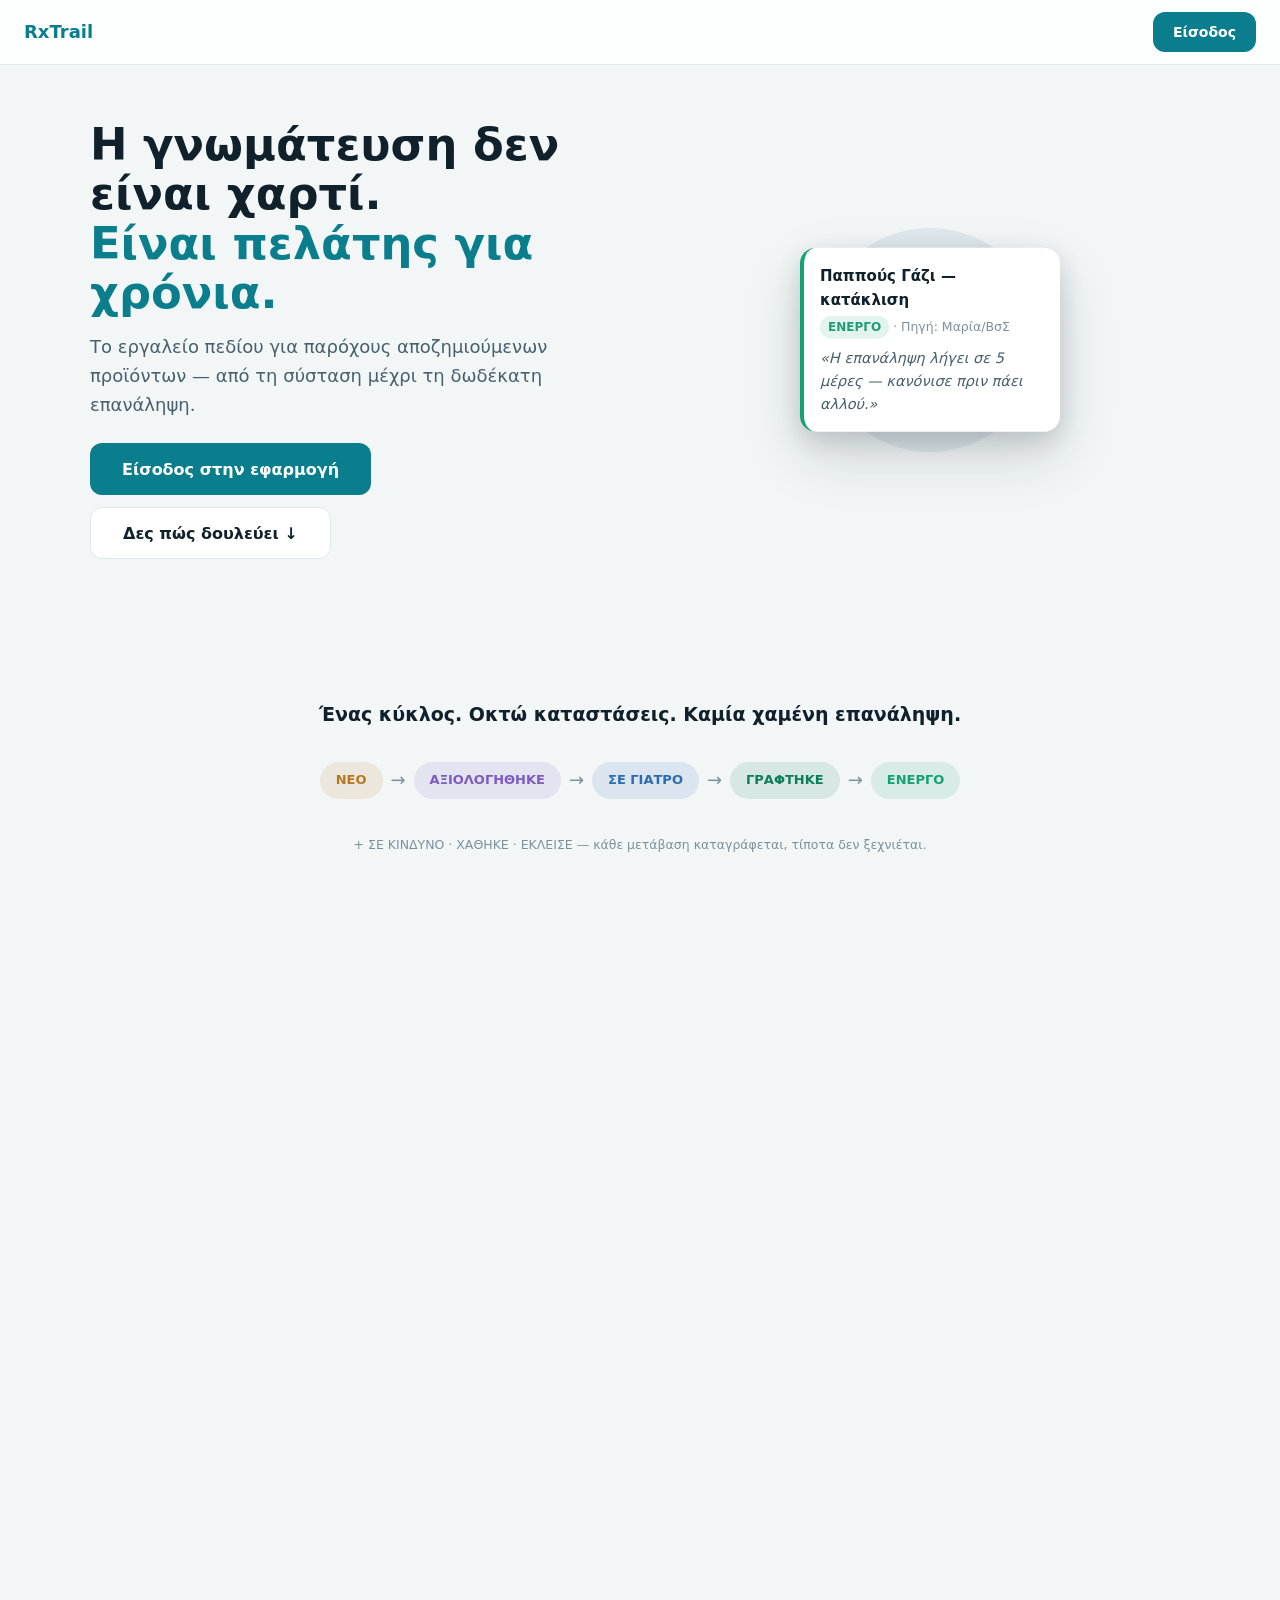
<file: frontend/landing.html>
<!DOCTYPE html>
<html lang="el">
<head>
<meta charset="UTF-8">
<meta name="viewport" content="width=device-width, initial-scale=1.0">
<meta name="theme-color" content="#0E6E7E">
<meta name="description" content="Το εργαλείο πεδίου για παρόχους αποζημιούμενων προϊόντων — από τη σύσταση μέχρι τη δωδέκατη επανάληψη.">
<title>RxTrail — CRM για Παρόχους Υγείας στο Σπίτι</title>
<link rel="stylesheet" href="tokens.css">
<style>
  *,*::before,*::after{box-sizing:border-box;margin:0;padding:0}
  html{scroll-behavior:smooth;font-size:16px;overflow-x:hidden;overflow-y:auto}
  body{font-family:var(--font-ui);color:var(--ink);background:var(--paper);-webkit-font-smoothing:antialiased;line-height:1.6;overflow-x:hidden;overflow-y:auto;min-height:100vh}
  section{padding:80px 24px}
  .container{max-width:1100px;margin:0 auto}

  /* Hero */
  /* Fixed top nav */
  .topnav{position:fixed;top:0;left:0;right:0;z-index:900;background:rgba(255,255,255,.85);backdrop-filter:blur(12px);-webkit-backdrop-filter:blur(12px);border-bottom:1px solid var(--line);padding:12px 24px;display:flex;justify-content:space-between;align-items:center}
  .topnav .logo{font-size:18px;font-weight:700;color:var(--sea)}
  .topnav .nav-btns{display:flex;gap:8px}
  .btn-nav{height:40px;padding:0 20px;border:none;border-radius:var(--r-btn);font-size:14px;font-weight:600;cursor:pointer;font-family:var(--font-ui)}
  .btn-nav-primary{background:var(--sea);color:#fff}
  .btn-nav-primary:hover{background:var(--sea-deep)}
  .btn-nav-outline{background:transparent;color:var(--sea);border:1.5px solid var(--sea)}
  .btn-nav-outline:hover{background:var(--sea-mist)}
  .hero{background:var(--paper);padding:120px 24px 60px;overflow:hidden}
  .hero-grid{display:grid;grid-template-columns:1fr 1fr;gap:60px;align-items:center;max-width:1100px;margin:0 auto}
  .hero h1{font-size:clamp(2rem,4vw,2.8rem);font-weight:700;line-height:1.1;color:var(--ink);margin-bottom:var(--sp-4)}
  .hero h1 span{color:var(--sea)}
  .hero .subtitle{font-size:18px;color:var(--ink-soft);margin-bottom:var(--sp-5);max-width:480px}
  .hero-buttons{display:flex;gap:var(--sp-3);flex-wrap:wrap}
  .btn-hero{display:inline-flex;align-items:center;gap:8px;height:52px;padding:0 32px;border:none;border-radius:var(--r-btn);background:var(--sea);color:#fff;font-size:16px;font-weight:600;cursor:pointer;text-decoration:none;font-family:var(--font-ui);transition:all var(--t-fast)}
  .btn-hero:hover{background:var(--sea-deep);transform:translateY(-1px)}
  .btn-hero-outline{display:inline-flex;align-items:center;gap:8px;height:52px;padding:0 32px;border:1.5px solid var(--line);border-radius:var(--r-btn);background:var(--surface);color:var(--ink);font-size:16px;font-weight:600;cursor:pointer;text-decoration:none;font-family:var(--font-ui)}
  .btn-hero-outline:hover{border-color:var(--sea);color:var(--sea)}

  /* Animated ring mockup */
  .hero-ring-demo{display:flex;align-items:center;justify-content:center}
  .ring-container{position:relative;width:280px;height:280px}
  .ring-container svg{width:100%;height:100%}
  .ring-container .mockup-card{position:absolute;top:50%;left:50%;transform:translate(-50%,-50%);width:260px;background:var(--surface);border-radius:var(--r-card);box-shadow:var(--shadow-float);padding:var(--sp-4);border-left:4px solid var(--st-active)}
  .mockup-card .mc-title{font-size:15px;font-weight:650;margin-bottom:4px}
  .mockup-card .mc-meta{font-size:var(--fs-meta);color:var(--ink-faint)}
  .mockup-card .mc-why{font-size:var(--fs-why);font-style:italic;color:var(--ink-soft);margin-top:8px}
  .animated-ring{animation:fillRing 6s ease-in-out infinite}
  @keyframes fillRing{0%,10%{stroke-dashoffset:88;stroke:#1D9E75}45%,55%{stroke-dashoffset:15;stroke:#D4610A}90%,100%{stroke-dashoffset:88;stroke:#1D9E75}}

  /* State machine diagram */
  .state-flow{display:flex;flex-wrap:wrap;gap:var(--sp-2);justify-content:center;align-items:center;padding:var(--sp-5) 0}
  .state-node{padding:var(--sp-2) var(--sp-4);border-radius:var(--r-chip);font-size:13px;font-weight:600;opacity:.3;transition:all .4s var(--ease)}
  .state-node.visible{opacity:1}
  .state-arrow{color:var(--ink-faint);font-size:18px;opacity:.3;transition:all .4s var(--ease)}
  .state-arrow.visible{opacity:1}

  /* Features */
  .features-grid{display:grid;grid-template-columns:repeat(auto-fit,minmax(300px,1fr));gap:var(--sp-5);margin-top:var(--sp-6)}
  .feature-card{background:var(--surface);border-radius:var(--r-card);padding:var(--sp-5);box-shadow:var(--shadow-card);transition:all var(--t-base) var(--ease)}
  .feature-card:hover{box-shadow:var(--shadow-float);transform:translateY(-4px)}
  .feature-icon{font-size:40px;margin-bottom:var(--sp-3);display:block}
  .feature-card h3{font-size:var(--fs-h2);font-weight:var(--w-h2);margin-bottom:var(--sp-2)}

  /* Trust section */
  .trust{background:var(--ink);color:#fff;text-align:center}
  .trust h2{color:#fff;margin-bottom:var(--sp-4)}
  .trust-bullets{display:flex;gap:var(--sp-6);justify-content:center;flex-wrap:wrap;margin-top:var(--sp-5)}
  .trust-bullet{flex:1;min-width:200px;max-width:300px}
  .trust-bullet .tb-icon{font-size:32px;margin-bottom:var(--sp-2);display:block}
  .trust-bullet p{opacity:.85;font-size:var(--fs-meta)}

  /* Footer */
  .footer{padding:var(--sp-6) 24px;text-align:center}
  .footer-text{color:var(--ink-faint);font-size:var(--fs-meta)}

  /* Auth modal */
  .auth-overlay{position:fixed;inset:0;background:rgba(20,35,44,.5);z-index:1000;display:none;align-items:center;justify-content:center;backdrop-filter:blur(4px)}
  .auth-overlay.open{display:flex}
  .auth-card{background:var(--surface);border-radius:var(--r-card);box-shadow:var(--shadow-float);padding:40px;width:min(420px,92vw);animation:slideUp .4s var(--ease)}
  @keyframes slideUp{from{opacity:0;transform:translateY(20px)}to{opacity:1;transform:translateY(0)}}
  .auth-card .close-btn{float:right;background:none;border:none;font-size:24px;cursor:pointer;color:var(--ink-faint)}
  .auth-tabs{display:flex;background:var(--sea-mist);border-radius:var(--r-chip);padding:4px;margin:24px 0}
  .auth-tab-btn{flex:1;border:none;background:transparent;padding:8px 16px;border-radius:var(--r-chip);font-size:14px;font-weight:600;color:var(--ink-soft);cursor:pointer;font-family:var(--font-ui)}
  .auth-tab-btn.active{background:var(--surface);color:var(--sea);box-shadow:var(--shadow-card)}
  .auth-field{margin-bottom:var(--sp-4)}
  .auth-field label{display:block;font-size:12px;font-weight:600;color:var(--ink-soft);margin-bottom:4px;text-transform:uppercase}
  .auth-field input{width:100%;padding:12px 16px;border:1.5px solid var(--line);border-radius:var(--r-btn);font-size:16px;font-family:var(--font-ui)}
  .auth-field input:focus{outline:none;border-color:var(--sea);box-shadow:0 0 0 3px var(--sea-mist)}
  .auth-submit{width:100%;height:52px;border:none;border-radius:var(--r-btn);background:var(--sea);color:#fff;font-size:16px;font-weight:700;cursor:pointer;font-family:var(--font-ui)}
  .auth-submit:hover{background:var(--sea-deep)}
  .auth-error{color:var(--danger);font-size:var(--fs-meta);margin-top:8px;display:none}
  .auth-error.show{display:block}

  @media(max-width:768px){
    .hero-grid{grid-template-columns:1fr;gap:var(--sp-5)}
    .hero{padding:60px 20px 40px}
    section{padding:60px 20px}
    .ring-container{width:200px;height:200px}
    .mockup-card{width:200px}
  }
</style>
</head>
<body>

<!-- Always-visible top nav -->
<nav class="topnav">
  <span class="logo">RxTrail</span>
  <div class="nav-btns">
    <button class="btn-nav btn-nav-primary" onclick="switchAuthTab('login');openAuth();">Είσοδος</button>
  </div>
</nav>

<!-- Hero -->
<section class="hero">
  <div class="hero-grid">
    <div>
      <h1>Η γνωμάτευση δεν είναι χαρτί.<br><span>Είναι πελάτης για χρόνια.</span></h1>
      <p class="subtitle">Το εργαλείο πεδίου για παρόχους αποζημιούμενων προϊόντων — από τη σύσταση μέχρι τη δωδέκατη επανάληψη.</p>
      <div class="hero-buttons">
        <a href="#" class="btn-hero" onclick="openAuth();return false">Είσοδος στην εφαρμογή</a>
        <a href="#cycle" class="btn-hero-outline">Δες πώς δουλεύει ↓</a>
      </div>
    </div>
    <div class="hero-ring-demo">
      <div class="ring-container">
        <svg viewBox="0 0 40 40">
          <circle cx="20" cy="20" r="14" fill="none" stroke="var(--line)" stroke-width="4"/>
          <circle class="animated-ring" cx="20" cy="20" r="14" fill="none" stroke-width="4" stroke-linecap="round"
            stroke-dasharray="88" transform="rotate(-90 20 20)"/>
          <text x="20" y="21" text-anchor="middle" font-size="13" font-weight="600" fill="var(--ink)" font-family="'IBM Plex Mono',monospace">25</text>
        </svg>
        <div class="mockup-card">
          <div class="mc-title">Παππούς Γάζι — κατάκλιση</div>
          <div class="mc-meta"><span style="display:inline-block;padding:2px 8px;border-radius:999px;background:rgba(29,158,117,.12);color:#1D9E75;font-size:12px;font-weight:600;">ΕΝΕΡΓΟ</span> · Πηγή: Μαρία/ΒσΣ</div>
          <div class="mc-why">«Η επανάληψη λήγει σε 5 μέρες — κανόνισε πριν πάει αλλού.»</div>
        </div>
      </div>
    </div>
  </div>
</section>

<!-- State machine -->
<section id="cycle">
  <div class="container" style="text-align:center">
    <h2 style="font-size:var(--fs-h2);font-weight:var(--w-h2);margin-bottom:var(--sp-2)">Ένας κύκλος. Οκτώ καταστάσεις. Καμία χαμένη επανάληψη.</h2>
    <div class="state-flow" id="state-flow">
      <span class="state-node" style="background:rgba(183,121,31,.12);color:var(--st-new);">ΝΕΟ</span><span class="state-arrow">→</span>
      <span class="state-node" style="background:rgba(124,92,191,.12);color:var(--st-assessed);">ΑΞΙΟΛΟΓΗΘΗΚΕ</span><span class="state-arrow">→</span>
      <span class="state-node" style="background:rgba(43,108,176,.12);color:var(--st-atdoctor);">ΣΕ ΓΙΑΤΡΟ</span><span class="state-arrow">→</span>
      <span class="state-node" style="background:rgba(14,126,90,.12);color:var(--st-prescribed);">ΓΡΑΦΤΗΚΕ</span><span class="state-arrow">→</span>
      <span class="state-node" style="background:rgba(29,158,117,.12);color:var(--st-active);">ΕΝΕΡΓΟ</span>
    </div>
    <p style="color:var(--ink-faint);font-size:var(--fs-meta);margin-top:var(--sp-3)">+ ΣΕ ΚΙΝΔΥΝΟ · ΧΑΘΗΚΕ · ΕΚΛΕΙΣΕ — κάθε μετάβαση καταγράφεται, τίποτα δεν ξεχνιέται.</p>
  </div>
</section>

<!-- 3 flows -->
<section style="background:var(--surface)">
  <div class="container">
    <h2 style="text-align:center;font-size:var(--fs-h2);font-weight:var(--w-h2);margin-bottom:var(--sp-6)">Οι τρεις ιερές ροές</h2>
    <div class="features-grid">
      <div class="feature-card">
        <span class="feature-icon">🎤</span>
        <h3>Περιστατικό με τη φωνή σου — 30″</h3>
        <p style="color:var(--ink-soft)">Μίλα ελεύθερα. Το AI καταλαβαίνει ποιος, πού, τι χρειάζεται. Μηδέν πληκτρολόγηση.</p>
      </div>
      <div class="feature-card">
        <span class="feature-icon">📸</span>
        <h3>Γνωμάτευση με μια φωτογραφία</h3>
        <p style="color:var(--ink-soft)">Βγάλε φωτογραφία. Το OCR διαβάζει ελληνικά. Το AI δομεί κωδικούς και ποσότητες.</p>
      </div>
      <div class="feature-card">
        <span class="feature-icon">✅</span>
        <h3>Επίσκεψη σε 20″</h3>
        <p style="color:var(--ink-soft)">Ποιον είδες; Τι έγινε; Δύο taps. Καταχωρήθηκε. Συνέχισε τη διαδρομή σου.</p>
      </div>
    </div>
  </div>
</section>

<!-- Trust -->
<section class="trust">
  <h2>Τα δεδομένα σου μένουν στην Ευρώπη, στον δικό σου server.</h2>
  <p style="opacity:.8">Τίποτα προσωπικό δεν φεύγει ποτέ σε τρίτους.</p>
  <div class="trust-bullets">
    <div class="trust-bullet"><span class="tb-icon">🇪🇺</span><p>EU hosting — τα δεδομένα σου δεν φεύγουν από την Ευρώπη</p></div>
    <div class="trust-bullet"><span class="tb-icon">🛡️</span><p>PII firewall — scrubαρισμένα δεδομένα πριν από κάθε εξωτερική κλήση</p></div>
    <div class="trust-bullet"><span class="tb-icon">📋</span><p>Πλήρες audit log — ποιος, τι, πότε. Τίποτα δεν διαγράφεται.</p></div>
  </div>
</section>

<!-- CTA -->
<section style="text-align:center">
  <h2 style="font-size:var(--fs-h2);font-weight:var(--w-h2);margin-bottom:var(--sp-4)">Έτοιμος να ξεκινήσεις;</h2>
  <a href="#" class="btn-hero" onclick="openAuth();return false">Είσοδος στην εφαρμογή</a>
  <p style="color:var(--ink-faint);font-size:var(--fs-meta);margin-top:var(--sp-3)">Φτιαγμένο στην Κρήτη</p>
</section>

<!-- Footer -->
<footer class="footer"><p class="footer-text">© 2026 RxTrail · CRM για Παρόχους Υγείας στο Σπίτι</p></footer>

<!-- Auth Modal -->
<div class="auth-overlay" id="auth-overlay">
  <div class="auth-card">
    <button class="close-btn" onclick="closeAuth()">✕</button>
    <h2 style="font-size:var(--fs-h2);font-weight:var(--w-h2);text-align:center">Καλώς ήρθες στο RxTrail</h2>
    <div class="auth-tabs">
      <button class="auth-tab-btn active" onclick="switchAuthTab('login')">Είσοδος</button>
    </div>
    <form id="login-form" onsubmit="handleLogin(event)">
      <div class="auth-field"><label>Email</label><input type="email" id="login-email" placeholder="you@example.com" required></div>
      <div class="auth-field"><label>Κωδικός</label><input type="password" id="login-password" placeholder="••••••" required minlength="6"></div>
      <button type="submit" class="auth-submit">Είσοδος</button>
      <p class="auth-error" id="login-error"></p>
    </form>
    <p class="auth-note" style="text-align:center;font-size:12.5px;color:var(--ink-faint);margin-top:12px;">Δεν έχεις λογαριασμό; Ο λογαριασμός δημιουργείται από τον διαχειριστή.</p>
  </div>
</div>

<script>
// Auto-detect API base
const API = (() => {
  const h = window.location.hostname;
  if (h === '127.0.0.1' || h === 'localhost') return 'http://' + h + ':8000';
  return window.location.origin;
})();

// Clear ALL service workers and caches on page load
(async function clearSW() {
  if ('serviceWorker' in navigator) {
    const regs = await navigator.serviceWorker.getRegistrations();
    for (const r of regs) { await r.unregister(); }
    const keys = await caches.keys();
    for (const k of keys) { await caches.delete(k); }
    console.log('SWs & caches cleared');
  }
})();
let authTab = 'login';

function openAuth() { document.getElementById('auth-overlay').classList.add('open'); }
function closeAuth() { document.getElementById('auth-overlay').classList.remove('open'); }
function switchAuthTab(t) {
  authTab = t;
  document.querySelectorAll('.auth-tab-btn').forEach(b => b.classList.toggle('active', true));
  const lf = document.getElementById('login-form');
  if (lf) lf.style.display = '';
}

async function handleLogin(e) {
  e.preventDefault();
  const err = document.getElementById('login-error');
  err.classList.remove('show');
  const isLocal = window.location.hostname === '127.0.0.1' || window.location.hostname === 'localhost';
  const prefix = isLocal ? '' : '/api';
  try {
    const r = await fetch(`${API}${prefix}/auth/login`, {method:'POST',headers:{'Content-Type':'application/json'},body:JSON.stringify({email:document.getElementById('login-email').value.trim(),password:document.getElementById('login-password').value})});
    if(!r.ok){const d=await r.json();throw new Error(d.detail||'Λάθος email ή κωδικός');}
    const d=await r.json();
    localStorage.setItem('rxtrail_token',d.access_token);
    window.location.href='/app';
  }catch(ex){err.textContent=ex.message;err.classList.add('show');}
}

document.getElementById('auth-overlay').addEventListener('click',function(e){if(e.target===this)closeAuth()});

// Auto-redirect if token exists — but verify it first
async function checkTokenAndRedirect() {
  const token = localStorage.getItem('rxtrail_token');
  if (!token) return;
  const isLocal = window.location.hostname === '127.0.0.1' || window.location.hostname === 'localhost';
  const prefix = isLocal ? '' : '/api';
  try {
    const r = await fetch(`${API}${prefix}/auth/me`, { headers: { 'Authorization': `Bearer ${token}` } });
    if (r.ok) {
      window.location.href = '/app';
    } else {
      // Token invalid — clear it so user can login fresh
      localStorage.removeItem('rxtrail_token');
      localStorage.removeItem('rxtrail_wizard_shown');
    }
  } catch (e) {
    // Server not reachable, keep token
  }
}
checkTokenAndRedirect();

// Scroll-triggered state animation
const observer = new IntersectionObserver((entries) => {
  entries.forEach(entry => {
    if(entry.isIntersecting) {
      document.querySelectorAll('.state-node,.state-arrow').forEach((el,i) => {
        setTimeout(() => el.classList.add('visible'), i*120);
      });
    }
  });
}, {threshold:0.3});
observer.observe(document.getElementById('state-flow'));
</script>
</body>
</html>
</file>
<file: frontend/tokens.css>
/* ═══════════════════════════════════════════════════════════════════════════
   RxTrail — Design Tokens v2
   Επαγγελματικό, ήρεμο, «eye-catching»: βαθύ πελάγιο teal, απαλές σκιές,
   Inter για κείμενο, IBM Plex Mono για δεδομένα.
   ΚΑΜΙΑ hardcoded τιμή εκτός αυτού του αρχείου.
   ═══════════════════════════════════════════════════════════════════════════ */

:root {
  /* ── Θεμέλιο ─────────────────────────────────────────────────────────── */
  --paper:        #F2F6F7;   /* φόντο εφαρμογής — ψυχρή, ξεκούραστη ομίχλη */
  --paper-deep:   #E9F0F2;   /* εναλλασσόμενα φόντα, kanban στήλες */
  --surface:      #FFFFFF;   /* κάρτες, sheets */
  --surface-wash: #F7FAFB;   /* απαλό καρτέλας — header rows, chips bg */
  --ink:          #10212B;   /* κύριο κείμενο — μελάνι */
  --ink-soft:     #47606C;   /* δευτερεύον κείμενο */
  --ink-faint:    #7C909C;   /* meta, timestamps */
  --line:         #DFE8EC;   /* διαχωριστικά, borders */

  /* ── Ενέργεια (primary) — «Πέλαγος» ──────────────────────────────────── */
  --sea:          #0A7E8C;   /* κύρια κουμπιά, ενεργά states, links */
  --sea-deep:     #065F69;   /* pressed */
  --sea-mist:     #DEF0F3;   /* επιλεγμένα backgrounds, chips */
  --sea-soft:     #EFF7F9;   /* πιο αχνό wash */
  --sea-glow:     rgba(10,126,140,.14);          /* focus/ring αχλή */
  --grad-sea:     linear-gradient(135deg,#0B93A5 0%,#0A6E7E 100%);
  --grad-sea-soft:linear-gradient(135deg,#EAF6F8 0%,#DFF0F3 100%);

  /* ── Καταστάσεις περιστατικού — 1:1 με το state machine ──────────────── */
  --st-new:       #B7791F;   /* NEW — κεχριμπάρι: φρέσκο, θέλει κίνηση */
  --st-assessed:  #7C5CBF;   /* ASSESSED — μωβ: γνώση αποκτήθηκε */
  --st-atdoctor:  #2B6CB0;   /* AT_DOCTOR — μπλε: σε αναμονή τρίτου */
  --st-prescribed:#0E7E5A;   /* PRESCRIBED — πράσινο σκούρο: σχεδόν εκεί */
  --st-active:    #14A173;   /* ACTIVE — πράσινο ζωής */
  --st-atrisk:    #E05E0C;   /* AT_RISK — πορτοκαλί συναγερμού */
  --st-lost:      #94A1AA;   /* LOST — γκρι, χωρίς δράμα */
  --st-closed:    #566A76;   /* CLOSED — μολυβί, αξιοπρέπεια */

  /* ── Λειτουργικά ─────────────────────────────────────────────────────── */
  --danger:       #C93737;
  --danger-soft:  #FBEBEB;
  --success:      var(--st-active);
  --success-soft: #E5F6EF;
  --warn-soft:    #FCF3E0;
  --gold:         #C9912E;
  --gold-soft:    #F9F1DF;

  /* ── Σκιές — 4 επίπεδα, πάντα απαλές ─────────────────────────────────── */
  --shadow-none:  none;
  --shadow-card:  0 1px 2px rgba(16,33,43,.04), 0 4px 16px rgba(16,33,43,.06);
  --shadow-lift:  0 2px 4px rgba(16,33,43,.05), 0 10px 28px rgba(16,33,43,.10);
  --shadow-float: 0 8px 24px rgba(16,33,43,.14), 0 24px 56px rgba(16,33,43,.16);
  --shadow-inset: inset 0 1px 0 rgba(255,255,255,.6);

  /* ── Γεωμετρία ───────────────────────────────────────────────────────── */
  --r-card: 16px;
  --r-btn: 12px;
  --r-sm: 10px;
  --r-chip: 999px;
  --r-sheet: 22px 22px 0 0;
  --sp-1: 4px;
  --sp-2: 8px;
  --sp-3: 12px;
  --sp-4: 16px;
  --sp-5: 24px;
  --sp-6: 32px;
  --sp-8: 48px;

  /* ── Κίνηση ──────────────────────────────────────────────────────────── */
  --t-fast: 150ms;
  --t-base: 240ms;
  --t-slow: 420ms;
  --ease: cubic-bezier(.32,.72,.28,1);
  --ease-spring: cubic-bezier(.34,1.4,.4,1);

  /* ── Τυπογραφία ──────────────────────────────────────────────────────── */
  --font-ui:   'Inter', 'Commissioner', system-ui, -apple-system, 'Segoe UI', sans-serif;
  --font-data: 'IBM Plex Mono', 'SF Mono', 'Fira Code', 'Consolas', monospace;

  /* Κλίμακα */
  --fs-hero: 26px; --lh-hero: 1.18; --w-hero: 800;
  --fs-h2: 19px;  --lh-h2: 1.28;    --w-h2: 700;
  --fs-body: 15.5px; --lh-body: 1.55; --w-body: 450;
  --fs-why: 14.5px; --lh-why: 1.45;  --w-why: 500;
  --fs-meta: 12.5px; --lh-meta: 1.45; --w-meta: 450;
  --fs-data: 14.5px; --w-data: 500;
  --fs-clock: 12.5px; --w-clock: 600;
  --ls-caps: .06em;

  /* ── Layout ──────────────────────────────────────────────────────────── */
  --bottom-nav-h: 64px;
  --header-h: 60px;
  --fab-size: 58px;
  --tap-target: 48px;
  --safe-bottom: env(safe-area-inset-bottom, 0px);

  /* ── Legacy aliases (components τα χρησιμοποιούν — κρατάμε συμβατότητα) ── */
  --c-primary:        var(--sea);
  --c-primary-light:  var(--sea-mist);
  --c-border:         var(--line);
  --c-border-light:   var(--line);
  --c-bg:             var(--paper);
  --c-surface:        var(--surface);
  --c-text-secondary: var(--ink-soft);
  --c-text-muted:     var(--ink-faint);
  --c-danger:         var(--danger);
  --c-danger-light:   var(--danger-soft);
  --c-success:        var(--success);
  --bg-card:          var(--surface);
  --bg-warm:          #FBF5E9;
  --radius:           12px;
  --radius-full:      999px;
  --ease-out:         cubic-bezier(0,0,.2,1);
}

/* ── Reset ──────────────────────────────────────────────────────────────── */
*, *::before, *::after { box-sizing: border-box; margin: 0; padding: 0; }

html {
  font-size: 16px;
  -webkit-text-size-adjust: 100%;
  scroll-behavior: smooth;
}

body {
  font-family: var(--font-ui);
  font-size: var(--fs-body);
  line-height: var(--lh-body);
  font-weight: var(--w-body);
  color: var(--ink);
  background: var(--paper);
  background-image:
    radial-gradient(1200px 500px at 85% -10%, rgba(10,126,140,.05), transparent 60%),
    radial-gradient(900px 420px at -10% 110%, rgba(124,92,191,.04), transparent 60%);
  background-attachment: fixed;
  -webkit-font-smoothing: antialiased;
  -moz-osx-font-smoothing: grayscale;
  overflow: hidden;
  height: 100vh;
  height: 100dvh;
}

/* ── Focus ──────────────────────────────────────────────────────────────── */
:focus-visible {
  outline: 2px solid var(--sea);
  outline-offset: 2px;
  border-radius: 4px;
}

/* ── Στιλβωμένο scrollbar (desktop) ────────────────────────────────────── */
@media (min-width: 768px) {
  ::-webkit-scrollbar { width: 10px; height: 10px; }
  ::-webkit-scrollbar-track { background: transparent; }
  ::-webkit-scrollbar-thumb { background: #C9D6DC; border-radius: 999px; border: 3px solid var(--paper); }
  ::-webkit-scrollbar-thumb:hover { background: #AEc0C9; }
}

/* ── Reduced motion ─────────────────────────────────────────────────────── */
@media (prefers-reduced-motion: reduce) {
  *, *::before, *::after {
    animation-duration: 1ms !important;
    transition-duration: 1ms !important;
  }
}
</file>
